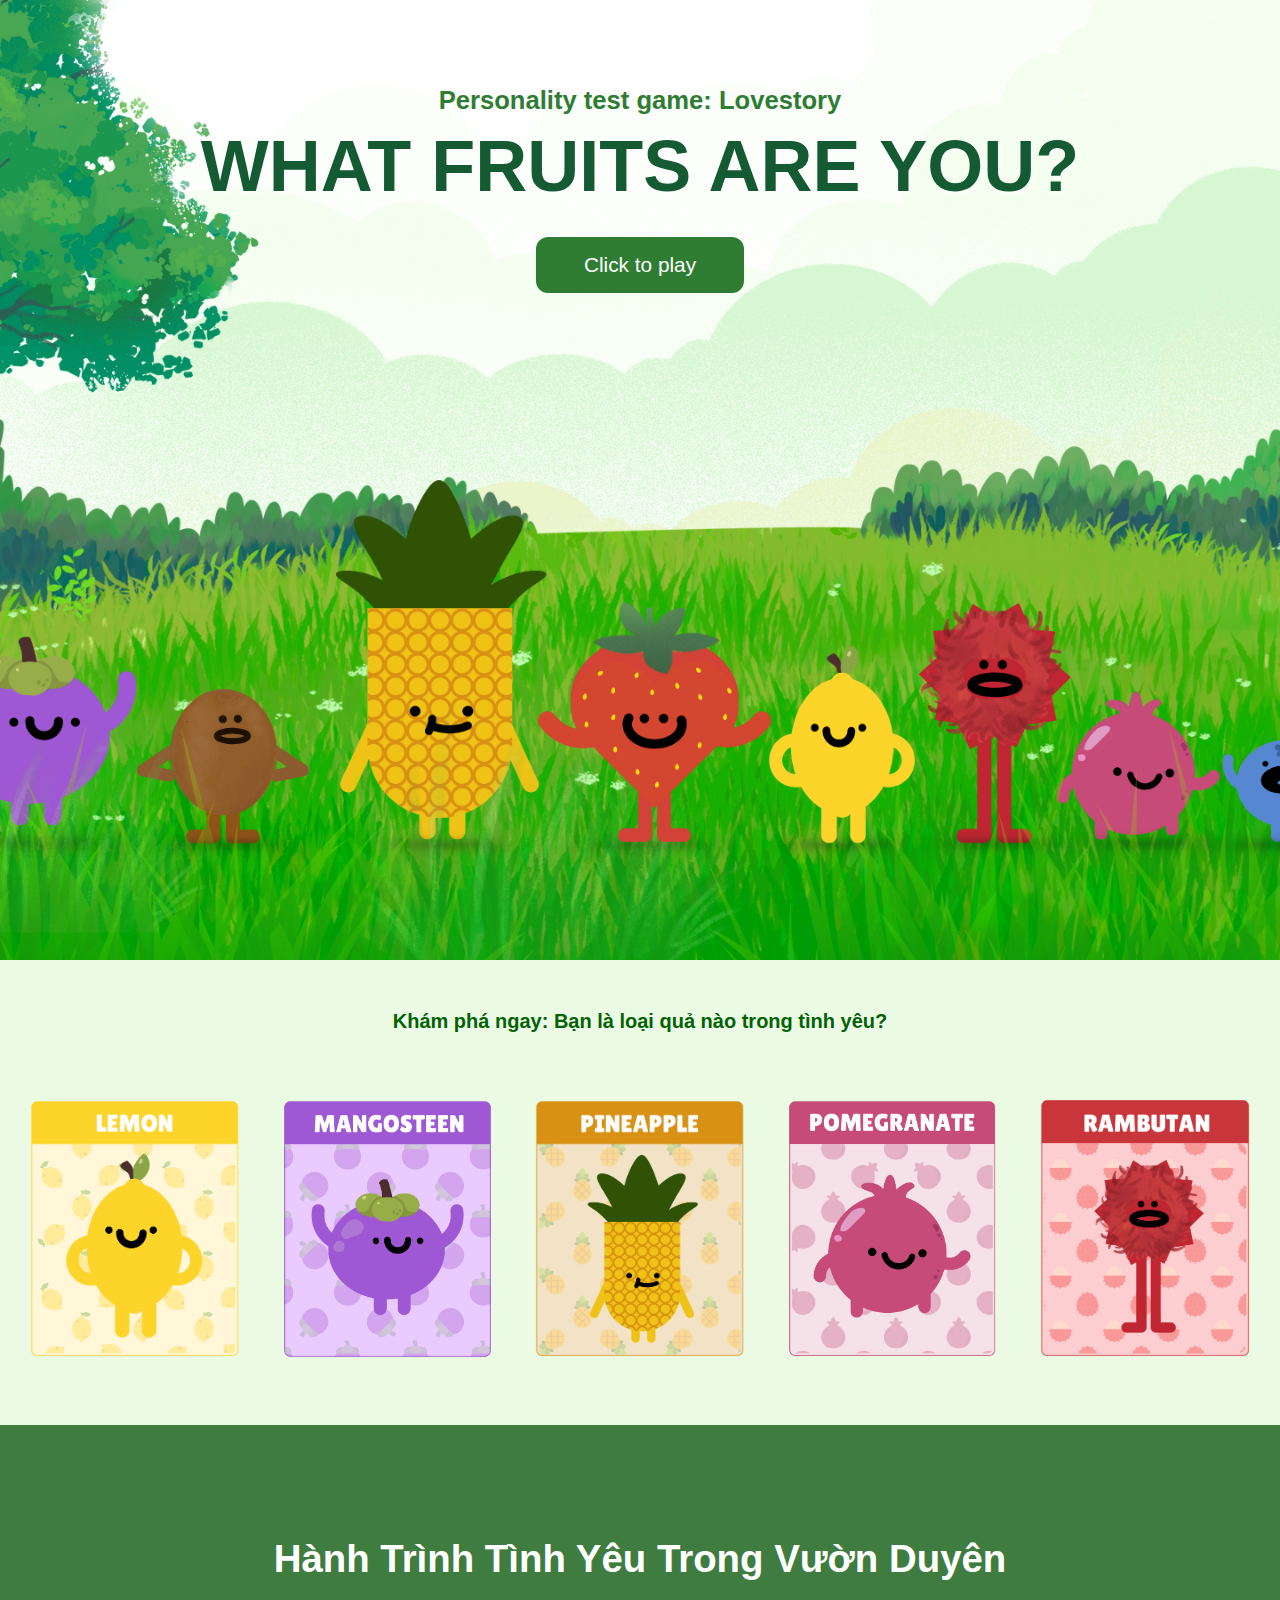
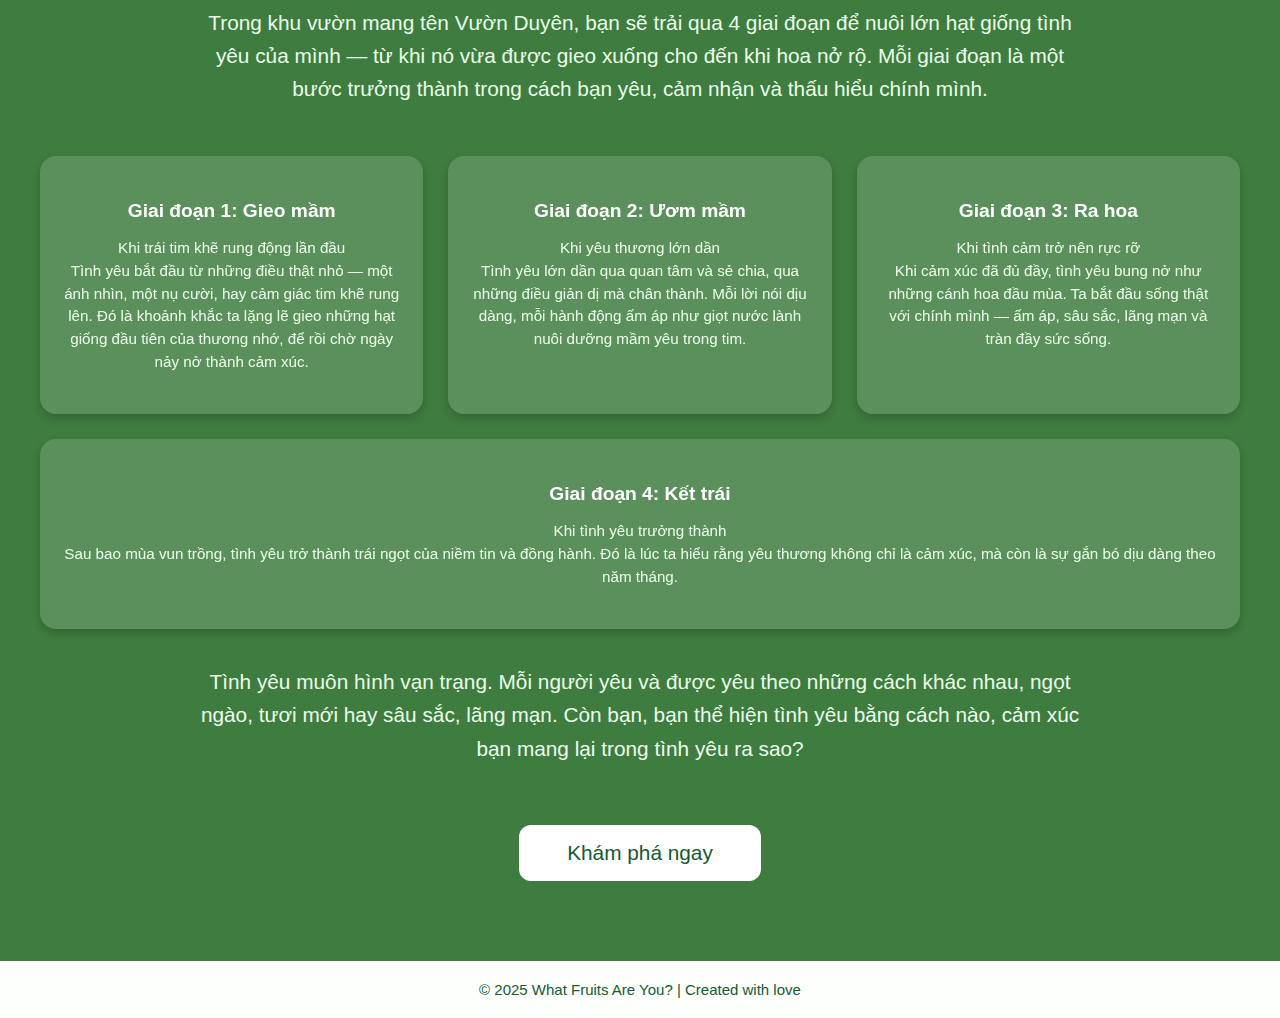
<file: index.html>
<!DOCTYPE html>
<html lang="en">
<head>
  <meta charset="UTF-8">
  <meta name="viewport" content="width=device-width, initial-scale=1.0">
  <title>What Fruits Are You?</title>
 <script async src="https://www.googletagmanager.com/gtag/js?id=G-GRTTDZBH15"></script> <script> window.dataLayer = window.dataLayer || []; function gtag(){dataLayer.push(arguments);} gtag('js', new Date()); gtag('config', 'G-GRTTDZBH15'); </script>
<script async src="https://www.googletagmanager.com/gtag/js?id=G-GRTTDZBH15"></script>
<script>
  window.dataLayer = window.dataLayer || [];
  function gtag(){dataLayer.push(arguments);}
  gtag('js', new Date());
  gtag('config', 'G-GRTTDZBH15');
</script>


<meta property="og:title" content="What Fruits Are You?" />
<meta property="og:description" content="Trò chơi vui: Bạn là loại trái cây nào? Chơi ngay để khám phá!" />
<meta property="og:image" content="https://vuthithanhhang2005.github.io/what-fruits-are-you/thumbnail.jpg" />
<meta property="og:url" content="https://vuthithanhhang2005.github.io/what-fruits-are-you/" />
<meta property="og:type" content="website" />


<meta name="twitter:card" content="summary_large_image" />
<meta name="twitter:title" content="What Fruits Are You?" />
<meta name="twitter:description" content="Trò chơi trắc nghiệm tính cách — Bạn là loại trái cây nào trong tình duyên?" />
<meta name="twitter:image" content="https://vuthithanhhang2005.github.io/what-fruits-are-you/thumbnail.jpg" />

  <style>
    :root {
      --green-dark: #145a32;
      --green-medium: #2e7d32;
      --green-light: #66bb6a;
    }

    body {
      margin: 0;
      font-family: 'Poppins', sans-serif;
      background-color: #eafae3;
      text-align: center;
      color: var(--green-dark);
      overflow-x: hidden;
    }

    header {
      position: relative;
      background: url('image/vuon_background.png') center center no-repeat;
      background-size: cover;
      width: 100%;
      height: 100vh;
      display: flex;
      flex-direction: column;
      justify-content: flex-start;
      align-items: center;
      padding-top: 60px;
    }

    header::after {
      content: '';
      position: absolute;
      top: 0;
      left: 0;
      width: 100%;
      height: 100%;
      background-color: transparent;
      z-index: 1;
    }

    header h1, header p, header a {
      position: relative;
      z-index: 2;
    }

    header p {
      font-size: clamp(1.1rem, 2vw, 1.8rem);
      font-weight: 600;
      color: var(--green-medium);
      text-shadow: 2px 2px 6px rgba(255,255,255,0.9);
      margin-bottom: 5px;
    }

    header h1 {
      font-size: clamp(2rem, 6vw, 4.5rem);
      color: var(--green-dark);
      margin-top: 5px;
      margin-bottom: 20px;
      text-shadow: 2px 2px 6px rgba(255,255,255,0.8);
    }

    .cta-button {
      display: inline-block;
      background-color: var(--green-medium);
      color: white;
      padding: clamp(10px, 2vw, 16px) clamp(24px, 5vw, 48px);
      font-size: clamp(0.9rem, 2vw, 1.3rem);
      border-radius: 12px;
      text-decoration: none;
      margin-top: 10px;
      transition: background-color 0.3s ease, transform 0.2s ease;
    }

    .cta-button:hover {
      background-color: #43a047;
      transform: scale(1.05);
    }

   
    .fruit-carousel {
      overflow: hidden;
      position: relative;
      width: 100%;
      background-color: transparent;
      padding: 60px 0;
      display: flex;
      justify-content: center;
      align-items: center;
    }
    .carousel-title {
  font-size: 20px;
  font-weight: 700;
  color: darkgreen;
  margin-top: 50px;
  margin-bottom: 0px;
  text-shadow: 1px 1px 4px rgba(255, 255, 255, 0.8);
}

    .fruit-track {
      display: flex;
      gap: 35px;
      animation: scrollFruit 24s linear infinite;
      width: max-content;
    }

    .fruit-track img {
      width: clamp(140px, 17vw, 230px); 
      height: auto;
      border-radius: 15px;
      transition: none; 
      cursor: default;  
    }

 
    .fruit-track img:hover {
      transform: none;
      box-shadow: none;
    }

 
    .fruit-carousel:hover .fruit-track {
      animation-play-state: running;
    }

    @keyframes scrollFruit {
      from { transform: translateX(0); }
      to { transform: translateX(-50%); }
    }

    @media (max-width: 768px) {
      header {
        height: 100vh;
        background-size: cover;
        background-position: center;
        padding-top: 40px;
      }

      header h1 {
        font-size: clamp(1.5rem, 10vw, 4rem);
        line-height: 50px;
      }

      header p {
        font-size: clamp(1.5rem, 5vw, 2.8em);
      }

      .cta-button {
        font-size: clamp(1.8rem, 4vw, 2rem);
        margin-top: 30px;
        padding: 10px 28px;
      }
    }

 
.love-summary {
  background-color: rgb(63, 124, 63);
  color: #fff;
  width: 100%;
  padding: 80px 0;
}

.love-wrapper {
  max-width: 1200px;
  margin: 0 auto;
  padding: 0 40px;
  text-align: center;
}

.love-summary h2 {
  font-size: clamp(1.8rem, 3vw, 2.6rem);
  color: #fff;
  margin-bottom: 25px;
}

.love-summary .intro {
  font-size: clamp(1rem, 2vw, 1.3rem);
  line-height: 1.6;
  max-width: 900px;
  margin: 0 auto 50px;
  color: #eaffea;
}

.journey-container {
  display: flex;
  justify-content: space-between;
  flex-wrap: wrap;
  gap: 25px;
}

.stage {
  flex: 1 1 calc(25% - 25px);
  background-color: rgba(255, 255, 255, 0.15);
  border-radius: 16px;
  padding: 25px 20px;
  box-shadow: 0 4px 10px rgba(0,0,0,0.2);
  backdrop-filter: blur(4px);
  transition: transform 0.3s ease, background-color 0.3s ease;
}

.stage:hover {
  transform: translateY(-5px);
  background-color: rgba(255, 255, 255, 0.25);
}

.stage h3 {
  color: #fff;
  font-size: 1.2rem;
  margin-bottom: 12px;
}

.stage p {
  font-size: 0.95rem;
  color: #eaffea;
  line-height: 1.5;
}


.cta-container {
  margin-top: 50px;
}

.cta-container .cta-button {
  background-color: white;
}

.cta-container .cta-button:hover {
  background-color:white;
}


@media (max-width: 900px) {
  .journey-container {
    flex-direction: column;
  }

  .stage {
    flex: 1 1 100%;
  }
}


    footer {
      background-color: rgba(255, 255, 255, 0.9);
      padding: 5px;
      font-size: 15px;
      color: var(--green-dark);
    }
  </style>
</head>

<body>
  <header>
    <p>Personality test game: Lovestory</p>
    <h1><strong>WHAT FRUITS ARE YOU?</strong></h1>
    <a href="mở đầu.html" class="cta-button">Click to play</a>
  </header>

    <h2 class="carousel-title"> Khám phá ngay: Bạn là loại quả nào trong tình yêu?</h2>

  <section class="fruit-carousel">
    <div class="fruit-track">
      <img src="image/pomegranate_homepage.png" alt="Pomegranate">
      <img src="image/rambutan_homepage.png" alt="Rambutan">
      <img src="image/strawberry_homepage.png" alt="Strawberry">
      <img src="image/blueberry_homepage.png" alt="Blueberry">
      <img src="image/kiwi_homepage.png" alt="Kiwi">
      <img src="image/lemon_homepage.png" alt="Lemon">
      <img src="image/mangosteen_homepage.png" alt="Mangosteen">
      <img src="image/pineapple_homepage.png" alt="Pineapple">
      
      <img src="image/pomegranate_homepage.png" alt="Pomegranate">
      <img src="image/rambutan_homepage.png" alt="Rambutan">
      <img src="image/strawberry_homepage.png" alt="Strawberry">
      <img src="image/blueberry_homepage.png" alt="Blueberry">
     <img src="image/kiwi_homepage.png" alt="Kiwi">
      <img src="image/lemon_homepage.png" alt="Lemon">
      <img src="image/mangosteen_homepage.png" alt="Mangosteen">
      <img src="image/pineapple_homepage.png" alt="Pineapple">
            <img src="image/pomegranate_homepage.png" alt="Pomegranate">
      <img src="image/rambutan_homepage.png" alt="Rambutan">
      <img src="image/strawberry_homepage.png" alt="Strawberry">
      <img src="image/blueberry_homepage.png" alt="Blueberry">
     <img src="image/kiwi_homepage.png" alt="Kiwi">
      <img src="image/lemon_homepage.png" alt="Lemon">
      <img src="image/mangosteen_homepage.png" alt="Mangosteen">
      <img src="image/pineapple_homepage.png" alt="Pineapple">
       <img src="image/rambutan_homepage.png" alt="Rambutan">
      <img src="image/strawberry_homepage.png" alt="Strawberry">
      <img src="image/blueberry_homepage.png" alt="Blueberry">
     <img src="image/kiwi_homepage.png" alt="Kiwi">
      <img src="image/lemon_homepage.png" alt="Lemon">
      <img src="image/mangosteen_homepage.png" alt="Mangosteen">
      <img src="image/pineapple_homepage.png" alt="Pineapple">
    </div>
  </section>

  <section class="love-summary">
  <div class="love-wrapper">
    <h2> Hành Trình Tình Yêu Trong Vườn Duyên</h2>
    <p class="intro">
      Trong khu vườn mang tên Vườn Duyên, bạn sẽ trải qua 4 giai đoạn để nuôi lớn hạt giống tình yêu của mình —
      từ khi nó vừa được gieo xuống cho đến khi hoa nở rộ. Mỗi giai đoạn là một bước trưởng thành
      trong cách bạn yêu, cảm nhận và thấu hiểu chính mình.
    </p>

    <div class="journey-container">
      <div class="stage">
        <h3> Giai đoạn 1: Gieo mầm </h3>
        <p> Khi trái tim khẽ rung động lần đầu  <br>Tình yêu bắt đầu từ những điều thật nhỏ — một ánh nhìn, một nụ cười, hay cảm giác tim khẽ rung lên.
Đó là khoảnh khắc ta lặng lẽ gieo những hạt giống đầu tiên của thương nhớ, để rồi chờ ngày nảy nở thành cảm xúc.
       </p>
      </div>

      <div class="stage">
        <h3> Giai đoạn 2: Ươm mầm </h3>
        <p> Khi yêu thương lớn dần <br> Tình yêu lớn dần qua quan tâm và sẻ chia, qua những điều giản dị mà chân thành.
Mỗi lời nói dịu dàng, mỗi hành động ấm áp như giọt nước lành nuôi dưỡng mầm yêu trong tim.</p>
      </div>

      <div class="stage">
        <h3> Giai đoạn 3: Ra hoa </h3>
        <p> Khi tình cảm trở nên rực rỡ <br> Khi cảm xúc đã đủ đầy, tình yêu bung nở như những cánh hoa đầu mùa.
Ta bắt đầu sống thật với chính mình — ấm áp, sâu sắc, lãng mạn và tràn đầy sức sống.</p>
      </div>

      <div class="stage">
        <h3> Giai đoạn 4: Kết trái</h3>
        <p> Khi tình yêu trưởng thành <br> Sau bao mùa vun trồng, tình yêu trở thành trái ngọt của niềm tin và đồng hành.
Đó là lúc ta hiểu rằng yêu thương không chỉ là cảm xúc, mà còn là sự gắn bó dịu dàng theo năm tháng.</p>
      </div>
    </div>
    <br><br>
 <p class="intro">
      Tình yêu muôn hình vạn trạng. Mỗi người yêu và được yêu theo những cách khác nhau, ngọt ngào, tươi mới hay sâu sắc, lãng mạn. Còn bạn, bạn thể hiện tình yêu bằng cách nào, cảm xúc bạn mang lại trong tình yêu ra sao? 
    </p>

    <div class="cta-container">
      <a href="mở đầu.html" class="cta-button" style="color:#145a32"> Khám phá ngay</a>
    </div>
  </div>
</section>


  <footer>
    <p>© 2025 What Fruits Are You? | Created with love </p>
  </footer>
</body>
</html>
</file>
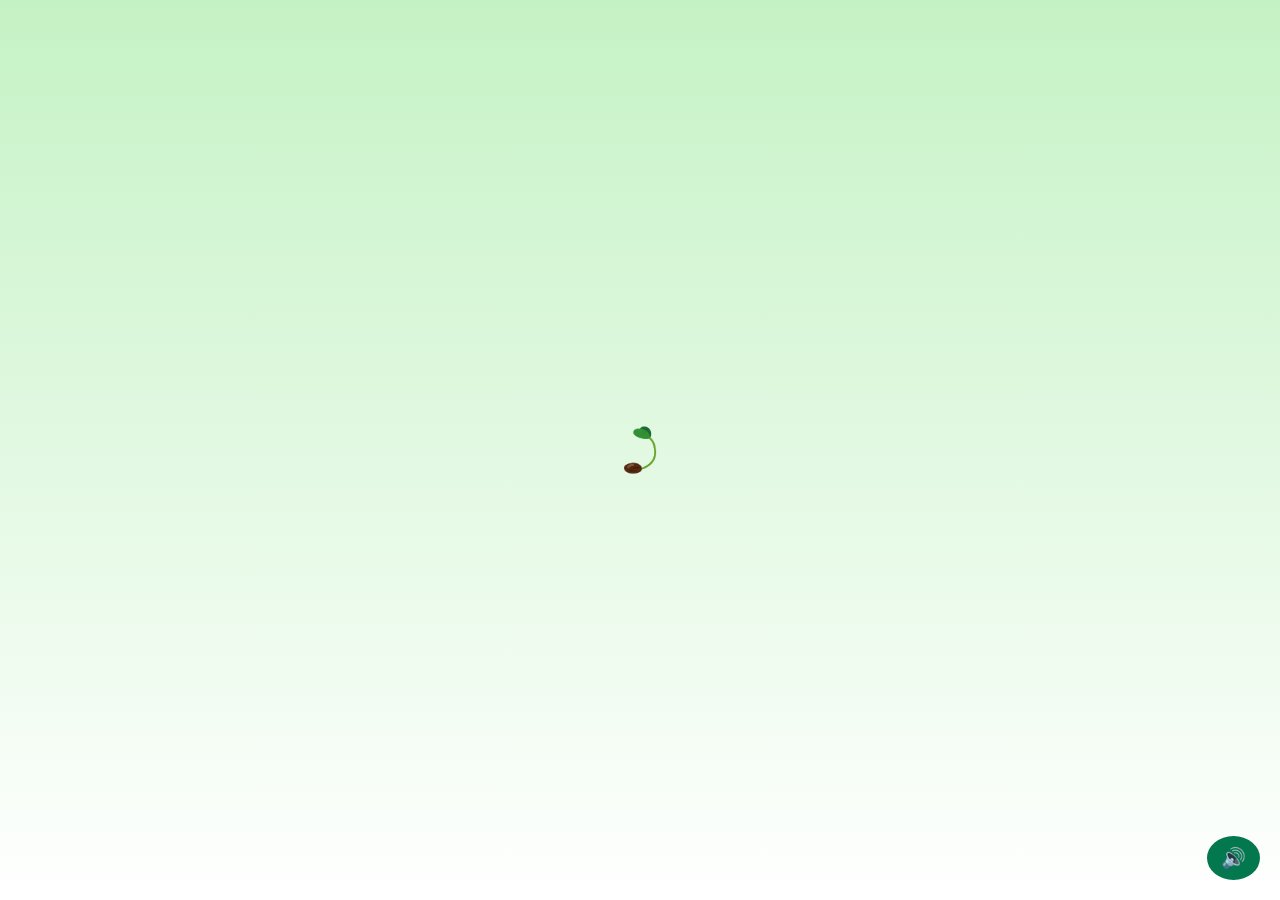
<file: câu hỏi.html>
<!DOCTYPE html>
<html lang="vi">
<head>
  <meta charset="utf-8" />
  <meta name="viewport" content="width=device-width,initial-scale=1" />
  <title>Love Quiz - 12 câu</title>
  <style>
    * { box-sizing: border-box; margin:0; padding:0; font-family: "Segoe UI", Roboto, Arial, sans-serif; }
    html,body { width:100%; height:100%; overflow:hidden; }

    .quiz-container {
      position: relative;
      width: 100%;
      height: 100vh;
      background-size: cover;
      background-position: center;
      display: flex;
      align-items: center;
      justify-content: center;
      transition: background-image 0.8s ease;
    }

    .progress-bar {
      position: absolute;
      top: 22px;
      left: 0;
      width: 100%;
      height: 6px;
      background: rgba(255,255,255,0.35);
      border-radius: 6px;
      overflow: hidden;
    }
    .progress { height:100%; background:#1f8b57; width:0%; transition: width 400ms ease; }

    .question-box {
      position: relative;
      z-index: 2;
      width: min(880px, 86%);
      padding: 28px;
      border-radius: 18px;
      background: rgba(11, 88, 49, 0.72);
      color: white;
      text-align: center;
      backdrop-filter: blur(6px);
      box-shadow: 0 6px 18px rgba(0,0,0,0.18);
      transition: opacity 300ms ease, transform 300ms ease;
    }
    .question { font-size: 22px; font-weight:700; line-height:1.25; margin-bottom:18px; }

    .answers { display:flex; flex-direction:column; gap:12px; margin-top:6px; }
    .answers button {
      background: rgba(255,255,255,0.95);
      color: #222;
      border: none;
      padding: 12px 16px;
      border-radius: 12px;
      font-size: 16px;
      cursor: pointer;
      box-shadow: 0 2px 6px rgba(0,0,0,0.08);
      transition: transform 160ms ease, background 160ms;
      text-align: left;
    }
    .answers button:hover { transform: translateY(-3px); background: #e7f6eb; }
    .answers button:active { transform: translateY(0); }

    .loading-overlay {
      position: absolute;
      inset: 0;
      z-index: 30;
      display:flex;
      align-items:center;
      justify-content:center;
      background: linear-gradient(to bottom, #c5f2c5, #fff);
      opacity:0;
      transition: opacity 300ms ease;
      pointer-events: none;
      height: 100%;
    }
    .loading-overlay.show { opacity:1; pointer-events:auto; }

    .seed {
      width: 50px;
      height: auto;
      animation: spinGrow 3s ease-in-out forwards;
    }

    @keyframes spinGrow {
      0% { transform: scale(0.8) rotate(0deg); opacity: 0; }
      30% { opacity: 1; }
      100% { transform: scale(1.1) rotate(360deg); opacity: 1; }
    }

    #endScreen {
      position: fixed;
      inset: 0;
      background:linear-gradient(to bottom, #e8f8e8, #fff);
      display: flex;
      flex-direction: column;
      justify-content: center;
      align-items: center;
      text-align: center;
      z-index: 999;
      transition: opacity .6s ease;
      opacity: 0;
      pointer-events: none;
    }
    #endScreen.show {
      opacity: 1;
      pointer-events: auto;
    }
    #endScreen h2 {
      font-size: 1.8rem;
      color: #03784f;
      margin-bottom: 20px;
      font-weight: 700;
    }
    #seeResultBtn {
      background: #03784f;
      color: #fff;
      border: none;
      padding: 14px 24px;
      border-radius: 12px;
      font-size: 1rem;
      font-weight: 700;
      cursor: pointer;
      transition: transform .2s ease, background .2s ease;
    }
    #seeResultBtn:hover {
      background: #03784f;
      transform: scale(1.05);
    }

    @media (max-width:600px) {
      .question { font-size:18px; }
      .answers button { font-size:15px; padding:10px 12px; }
    }

    #music-toggle {
      position: fixed;
      bottom: 20px;
      right: 20px;
      z-index: 9999;
      background-color: #03784f;
      color: white;
      border: none;
      border-radius: 50%;
      padding: 10px 14px;
      font-size: 20px;
      cursor: pointer;
      display: block;
    }
  </style>
</head>
<body>

  <div class="quiz-container" id="quiz">
    <div class="progress-bar"><div class="progress" id="progress"></div></div>

    <div class="question-box" id="questionBox">
      <div class="question" id="questionText"></div>
      <div class="answers" id="answerButtons"></div>
    </div>

    <div class="loading-overlay" id="loadingOverlay" aria-hidden="true">
      <img src="nảy mầm.png" alt="Chuyển cảnh" class="seed" id="seedImg">
    </div>
  </div>

  <div id="endScreen">
    <img src="wfru.png" alt="nhân vật" class="icon" style ="width: 90px; height: auto;">
    <h2>Bạn là ai trong tình duyên?</h2>
    <button id="seeResultBtn">Bấm để nhận kết quả</button>
  </div>

  <button id="music-toggle">🔊</button>
  <audio id="bgMusic" src="piano.mp3" loop preload="auto"></audio>
  <audio id="clickSound" src="click.mp3" preload="auto"></audio>

  <script>
    const questions = [
      { q: "Khi bạn bắt đầu thích một người, bạn sẽ:", a: ["Lùi lại một bước để thấy người ấy rõ hơn","Đợi chờ và manifest tín hiệu của đối phương","Ngay lập tức chủ động làm quen","Up story, up note thu hút sự chú ý của đối phương"], bg:"images/background1.png" },
      { q: "Bạn nghĩ về tình yêu như thế nào?", a:["Tình yêu là cần thời gian vun đắp, mưa dầm thấm lâu","Tình yêu là sự lựa chọn, không phải điều bắt buộc","Không có quan niệm cụ thể về tình yêu","Tình yêu là định mệnh ta sinh ra dành cho nhau"], bg:"images/background1.png" },
      { q: "Điều gì ở crush khiến bạn bị thu hút nhất?", a:["Cách nói chuyện và mindset","Ánh mắt và cử chỉ","Nụ cười và sự ngọt ngào","Sự tự tin và năng lượng"], bg:"images/background1.png" },
      { q: "Khi người yêu bạn stress, bạn sẽ làm gì đầu tiên để giúp đỡ bạn ấy?", a:["Phân tích và cố gắng đưa ra lời khuyên hữu ích giúp người yêu","Dành cho họ không gian riêng để bình tĩnh và giải quyết vấn đề của họ","Pha trò vui, tạo tiếng cường nhằm kéo mood người yêu lên","Ôm họ vào lòng, an ủi bằng những lời động viên tâm tình"], bg:"images/background2.png" },
      { q: "Bạn thích thể hiện tình cảm qua phương thức nào?", a:["Dành cho đối phương nhiều thời gian bên nhau","Lên kế hoạch cho những buổi hẹn hò lãng mạn và tặng quà bất ngờ cho đối phương","Hành động quan tâm, chăm sóc đối phương tỉ mỉ, chân tình","Nhắn gửi những lời ngọt ngào, dễ thương"], bg:"images/background2.png" },
      { q: "Điều khiến bạn yên tâm nhất trong tình yêu?", a:["Một mối quan hệ ổn định, có định hướng rõ ràng cho tương lai","Cùng nhau khám phá, trải nghiệm những điều mới mẻ và khác biệt","Cảm giác được thấu hiểu và lắng nghe thật sự từ đối phương.","Luôn được quan tâm, hỏi han và cảm nhận sự yêu thương mỗi ngày."], bg:"images/background2.png" },
      { q: "Bạn cảm nhận vai trò của bạn thường là:", a:["Người cân bằng, vừa cương vừa nhu, giữ sự hài hòa cho mối tình"," Người luôn lắng nghe, thấu hiểu đối phương","Người luôn tìm kiếm các hoạt động bonding mới, tạo thêm kỉ niệm đáng nhớ giữa 2 người","Người truyền năng lượng tích cực, vui vẻ cho đối phương"], bg:"images/background3.png" },
      { q: "Khi mối quan hệ có mâu thuẫn, tranh cãi, bạn sẽ là gì?", a:["Phân tích cho đối phương vấn đề dưới góc nhìn của bạn một cách logic","Giữ im lặng, đợi chờ đối phương mở lời trước","Nói thẳng hết suy nghĩ, cảm xúc ngay lập tức","Đùa giỡn cho không khí hạ nhiệt, hai người bình tĩnh hơn rồi nói chuyện"], bg:"images/background3.png" },
      { q: "Bạn ngưỡng mộ chuyện tình như thế nào nhất?", a:["Mối tình bền lâu 10 năm, 20 năm... đến đầu bạc răng long","Chuyện tình sâu lắng, say đắm, nhiều cảm xúc","Chuyện tình nồng nhiệt, cháy bỏng như cả thế giới chỉ có đôi mình","Mối tình mà cả hai người cùng nhau trưởng thành, cùng khám phá thế giới"], bg:"images/background3.png" },
      { q: "Điều quan trọng nhất với bạn để xây dựng mối tình là", a:["Sự đồng hành","Niềm vui và sự mới mẻ","Chia sẻ mọi điều"," Sự tin tưởng"], bg:"images/background4.png" },
      { q: "Khi tình yêu đã bền vững, bạn thường:", a:["Không làm gì xa lạ, giữ mối quan hệ ổn định, êm đềm như mái ấm an toàn","Chia sẻ, deeptalk để kết nối tâm hồn ngày càng bền chặt","Duy trì ngọt ngào, lãng mạn như thuở mới quen","Tìm và tạo bất ngờ, niềm vui, làm mới tình yêu mỗi ngày"], bg:"images/background4.png" },
      { q: "Nếu bạn nhận thấy giữa 2 người có khoảng cách, bạn sẽ:", a:["Thẳng thắn nói chuyện, tìm hiểu nguyên nhân để giải quyết","Tự thay đổi bản thân để phù hợp với người ấy","Dành thời gian quan tâm, chăm sóc người yêu nhiều hơn","Gợi chuyện vui, chuyện mới để thu hẹp sự xa cách"], bg:"images/background4.png" }
    ];

    const quiz = document.getElementById('quiz');
    const questionBox = document.getElementById('questionBox');
    const questionText = document.getElementById('questionText');
    const answerButtons = document.getElementById('answerButtons');
    const progressBar = document.getElementById('progress');
    const loadingOverlay = document.getElementById('loadingOverlay');
    const seedImg = document.getElementById('seedImg');
    const endScreen = document.getElementById('endScreen');
    const seeResultBtn = document.getElementById('seeResultBtn');
    const clickSound = document.getElementById('clickSound');
    const bgMusic = document.getElementById('bgMusic');
    const toggleBtn = document.getElementById('music-toggle');

    let index = 0;
    const TOTAL = questions.length;
    const answers = [];
    const TRANSITION_IMAGES = { 0:"nảy mầm.png", 3:"mặt trời.png", 6:"hoa.png", 9:"fruit.png" };

    function preloadImage(url) { const img = new Image(); img.src = url; }
    function playClick() { clickSound.currentTime = 0; clickSound.play().catch(()=>{}); }

    function showQuestion(i) {
      const item = questions[i];
      quiz.style.backgroundImage = `url('${item.bg}')`;
      questionText.textContent = item.q;
      answerButtons.innerHTML = '';
      item.a.forEach((txt, idx) => {
        const b = document.createElement('button');
        b.textContent = txt;
        b.onclick = () => {
          playClick();
          answers.push(idx); // hash chuỗi sẽ dùng các số 0-3
          Array.from(answerButtons.children).forEach(el => el.disabled = true);
          next();
        };
        answerButtons.appendChild(b);
      });
      progressBar.style.width = `${((i + 1) / TOTAL) * 100}%`;
      if (questions[i + 1]) preloadImage(questions[i + 1].bg);
    }

    function showSprout(callback, imgSrc, nextBg = null) {
      if (nextBg) quiz.style.backgroundImage = `url('${nextBg}')`;
      seedImg.src = imgSrc;
      seedImg.style.animation = "none";
      void seedImg.offsetWidth;
      seedImg.style.animation = "spinGrow 3s ease-in-out forwards";
      loadingOverlay.classList.add('show');
      setTimeout(() => {
        loadingOverlay.classList.remove('show');
        callback();
      }, 3500);
    }

    function next() {
      index++;
      if (index >= TOTAL) return showEnd();
      const nextBg = questions[index].bg;
      if (TRANSITION_IMAGES[index]) showSprout(() => showQuestion(index), TRANSITION_IMAGES[index], nextBg);
      else showQuestion(index);
    }

    // ✅ HASH CHUỖI CÁCH 1
    function getResultFromAnswers() {
      const answerStr = answers.join('');
      let hash = 0;
      for (let i = 0; i < answerStr.length; i++) {
        hash = (hash * 31 + answerStr.charCodeAt(i)) % 1000000007;
      }
      const fruits = ["mangosteen","rambutan","pomegranate","lemon","blueberry","pineapple","strawberry","kiwi"];
      const mod = hash % fruits.length;
      return fruits[mod];
    }

    function showEnd() {
      quiz.style.backgroundImage = `url('images/20.jpg')`;
      questionBox.style.display = "none";
      progressBar.style.width = '100%';
      setTimeout(() => { endScreen.classList.add('show'); }, 600);
    }

    seeResultBtn.onclick = () => {
      playClick();
      const resultType = getResultFromAnswers();
      window.location.href = `kết quả.html?type=${resultType}`;
    };

    preloadImage(questions[0].bg);
    showSprout(() => showQuestion(index), "nảy mầm.png", questions[0].bg);

    // nhạc
    bgMusic.volume = 0.3;
    let started = false;
    function startMusic() {
      if (!started) {
        started = true;
        bgMusic.play().catch(()=>{});
      }
    }
    document.addEventListener("click", startMusic, { once: true });
    document.addEventListener("touchstart", startMusic, { once: true });

    toggleBtn.addEventListener("click", () => {
      playClick();
      if (bgMusic.paused) {
        bgMusic.play();
        toggleBtn.textContent = "🔊";
      } else {
        bgMusic.pause();
        toggleBtn.textContent = "🔇";
      }
    });
  </script>
</body>
</html>
</file>
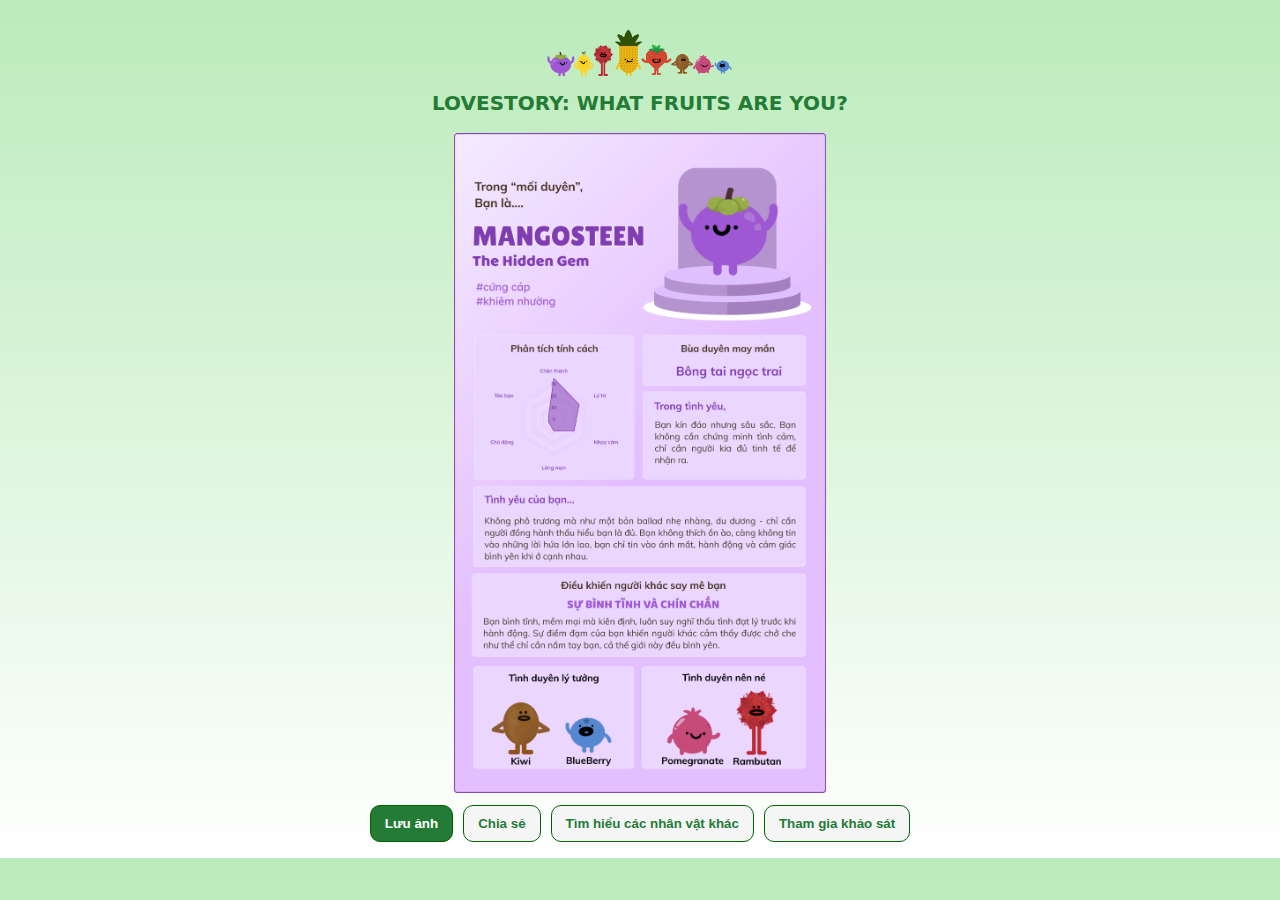
<file: kết quả.html>
<!DOCTYPE html>
<html lang="vi">
<head>
<meta charset="utf-8">
<meta name="viewport" content="width=device-width,initial-scale=1,viewport-fit=cover">
<title>Love Fruit — Kết quả</title>
<link rel="stylesheet" href="chung.css">
<style>
  body {
    margin: 0;
    font-family: system-ui, -apple-system, Segoe UI, Roboto, Arial;
    background: linear-gradient(to bottom, rgb(187, 235, 187), #fff);
    color: #111;
    height: 100%;
  }

  .wrap {
    max-width: 1200px;
    margin: 0 auto;
    padding: 16px;
    display: flex;
    flex-direction: column;
    gap: 12px;
    align-items: center;
  }

  .topbar {
    display: flex;
    gap: 8px;
    align-items: center;
    justify-content: flex-start;
    width: 100%;
  }

  .back {
    display: none;
    align-items: center;
    gap: 6px;
    border: 1px solid rgba(0, 0, 0, .1);
    background: #f5f5f5;
    color: #111;
    padding: 8px 12px;
    border-radius: 10px;
    font-weight: 700;
    cursor: pointer;
  }

  .back.show {
    display: inline-flex;
  }

  .slug { display: none; }

  .frame {
    border: none;
    border-radius: 14px;
    padding: 0;
    width: 100%;
    max-width: 900px;
    display: flex;
    flex-direction: column;
    align-items: center;
  }

  #resultImg {
    max-height: calc(100vh - 240px);
    max-width: 100%;
    object-fit: contain;
    display: block;
    border: none;
  }

  .label {
    font-size: 22px;
    font-weight: 700;
    color: #1f8b57;
    text-align: center;
    margin-bottom: 6px;
  }

  .actions {
    display: flex;
    gap: 10px;
    flex-wrap: wrap;
    justify-content: center;
  }

  button {
    appearance: none;
    cursor: pointer;
    border: 1px solid darkgreen;
    background: #237b36;
    color: #fff;
    padding: 10px 14px;
    border-radius: 10px;
    font-weight: 700;
  }

  button.light {
    background: #f5f5f5;
    color: #237b36;
  }

  .modal {
    position: fixed;
    inset: 0;
    display: none;
    place-items: center;
    background: rgba(0, 0, 0, .35);
  }

  .modal.show {
    display: grid;
  }

  .sheet {
    background: #fff;
    color: #111;
    width: min(92vw, 520px);
    border-radius: 14px;
    border: 1px solid rgba(0, 0, 0, .1);
    padding: 16px;
  }

  .sheet h3 {
    margin: 0 0 10px;
  }

  .row {
    border: 1px solid rgba(0, 0, 0, .1);
    border-radius: 10px;
    padding: 8px 12px;
    margin: 6px 0;
  }

  .pill {
    display: inline-block;
    margin: 4px 6px 0 0;
    padding: 6px 10px;
    border-radius: 999px;
    font-size: 13px;
    cursor: pointer;
  }

  .pill.ok {
    background: #eafff3;
    border: 1px solid #86efac;
  }

  .pill.no {
    background: #fff0f2;
    border: 1px solid #fda4af;
  }

  .pill.other {
    background: #f0f7ff;
    border: 1px solid #93c5fd;
  }

  .close {
    margin-top: 12px;
    background: #f5f5f5;
    color: #111;
    width: 100%;
  }

  @media(max-width:480px) {
    button {
      flex: 1;
    }
    .label {
      font-size: 18px;
    }
  }
</style>
</head>

<body>
<main class="wrap">
  <div class="topbar">
    <button id="backBtn" class="back">↩ Quay lại kết quả của tôi</button>
    <div class="slug" id="slugText"></div>
  </div>

  <img src="ảnh kết quả.png" alt="Các loại quả" style="height: 50px; width: auto; margin-bottom: 0px; margin-top: 0px;"/>
  <div id="resultLabel" class="label" style="display:none;">
    <strong><h style="font-size: 20px; margin-top: 0px; margin-bottom: 0px; color:#237b36; "> LOVESTORY: WHAT FRUITS ARE YOU?</strong></h>
  </div>

  <div class="frame">
    <img id="resultImg" alt="Kết quả tình duyên">
  </div>

  <div class="actions">
    <button id="saveBtn">Lưu ảnh</button>
    <button id="shareBtn" class="light">Chia sẻ</button>
    <button id="compatBtn" class="light">Tìm hiểu các nhân vật khác</button>
    <!-- ✅ Nút mới được thêm vào đây -->
    <button id="surveyBtn" class="light">Tham gia khảo sát</button>
  </div>
</main>

<div class="modal" id="compatModal">
  <div class="sheet">
    <h3 id="titleModal">Tương thích</h3>
    <div class="row">
      <strong>Bạn phù hợp với</strong>
      <div id="okList"></div>
    </div>
    <div class="row">
      <strong>Bạn không phù hợp với</strong>
      <div id="noList"></div>
    </div>
    <div class="row">
      <strong>Các nhân vật khác</strong>
      <div id="otherList"></div>
    </div>
    <button class="close" id="closeModal">Đóng</button>
  </div>
</div>

<script>
const fruits = {
  mangosteen:{slug:"mangosteen",image:"./images/mangosteen.png",compat:["Kiwi","Blueberry"],avoid:["Lemon"]},
  rambutan:{slug:"rambutan",image:"./images/rambutan.png",compat:["Strawberry","Pomegranate"],avoid:["Blueberry"]},
  pomegranate:{slug:"pomegranate",image:"./images/pomegranate.png",compat:["Mangosteen","Blueberry"],avoid:["Rambutan"]},
  lemon:{slug:"lemon",image:"./images/lemon.png",compat:["Strawberry","Rambutan"],avoid:["Mangosteen","Kiwi"]},
  blueberry:{slug:"blueberry",image:"./images/blueberry.png",compat:["Mangosteen","Pomegranate"],avoid:["Rambutan","Strawberry"]},
  pineapple:{slug:"pineapple",image:"./images/pineapple.png",compat:["Mangosteen","Strawberry"],avoid:["Lemon"]},
  strawberry:{slug:"strawberry",image:"./images/strawberry.png",compat:["Kiwi","Rambutan"],avoid:["Blueberry","Pomegranate"]},
  kiwi:{slug:"kiwi",image:"./images/kiwi.png",compat:["Strawberry","Mangosteen"],avoid:["Lemon"]}
};

const $ = q => document.querySelector(q);
let current;
let myType;

function loadFruit(key){
  const k = (key||'').toLowerCase();
  current = fruits[k] || fruits.mangosteen;
  $('#resultImg').src = current.image;
  $('#resultImg').alt = current.slug;
  document.title = `${current.slug} — Love Fruit`;

  $('#resultLabel').style.display = (current.slug === myType) ? 'block' : 'none';
  $('#backBtn').classList.toggle('show', current.slug !== myType);
}

(function init(){
  const url = new URL(location.href);
  let t = url.searchParams.get('type');
  if (!t || !fruits[t.toLowerCase()]) t = 'mangosteen';
  myType = t.toLowerCase();
  loadFruit(t);
  history.replaceState({type:t}, '', `?type=${t}`);
})();

window.addEventListener('popstate', e=>{
  const t = (e.state && e.state.type) || new URL(location.href).searchParams.get('type');
  loadFruit(t);
});

$('#backBtn').addEventListener('click', ()=>{
  const t = myType;
  history.pushState({type:t}, '', `?type=${t}`);
  loadFruit(t);
});

$('#saveBtn').onclick = async ()=>{
  const res = await fetch(current.image); const blob = await res.blob();
  const url = URL.createObjectURL(blob);
  const a = document.createElement('a'); a.href = url; a.download = `${current.slug}.png`;
  document.body.appendChild(a); a.click(); a.remove(); URL.revokeObjectURL(url);
};

$('#shareBtn').onclick = async ()=>{
  const res = await fetch(current.image); const blob = await res.blob();
  if (navigator.canShare && window.File){
    const file = new File([blob], `${current.slug}.png`, {type:'image/png'});
    const data = { files:[file], title:'Love Fruit' };
    if (navigator.canShare(data)) { await navigator.share(data); return; }
  }
  alert('Thiết bị không hỗ trợ chia sẻ trực tiếp. Ảnh sẽ được tải về.');
  const url = URL.createObjectURL(blob);
  const a = document.createElement('a'); a.href = url; a.download = `${current.slug}.png`;
  document.body.appendChild(a); a.click(); a.remove(); URL.revokeObjectURL(url);
};

const modal = $('#compatModal');
$('#compatBtn').onclick = ()=>{
  $('#titleModal').textContent = `Tương thích của ${current.slug[0].toUpperCase()+current.slug.slice(1)}`;
  const build = (arr, cls) => arr.map(name=>{
    const k = name.toLowerCase();
    const valid = !!fruits[k];
    return `<span class="pill ${cls}" ${valid ? `data-type="${k}"` : ""}>${name}</span>`;
  }).join('');

  const allKeys = Object.keys(fruits);
  const compat = current.compat.map(v=>v.toLowerCase());
  const avoid = current.avoid.map(v=>v.toLowerCase());
  const others = allKeys.filter(k => !compat.includes(k) && !avoid.includes(k) && k !== current.slug.toLowerCase());

  $('#okList').innerHTML = build(current.compat, 'ok');
  $('#noList').innerHTML = build(current.avoid, 'no');
  $('#otherList').innerHTML = build(others.map(k=>k[0].toUpperCase()+k.slice(1)), 'other');

  modal.classList.add('show');
};

$('#closeModal').onclick = ()=> modal.classList.remove('show');
modal.addEventListener('click', e=>{
  if (e.target === modal) modal.classList.remove('show');
  const pill = e.target.closest('.pill[data-type]');
  if (pill){
    const t = pill.dataset.type;
    modal.classList.remove('show');
    history.pushState({type:t}, '', `?type=${t}`);
    loadFruit(t);
  }
});

/* ✅ Sự kiện cho nút khảo sát */
$('#surveyBtn').onclick = ()=>{
  window.open('https://docs.google.com/forms/d/e/1FAIpQLSeKBkRiwRAsZm68SBEvpPFNEm4IlQCTFGD_WpTgJQJY4H8wsQ/viewform', '_blank');
};
</script>
</body>
</html>
</file>
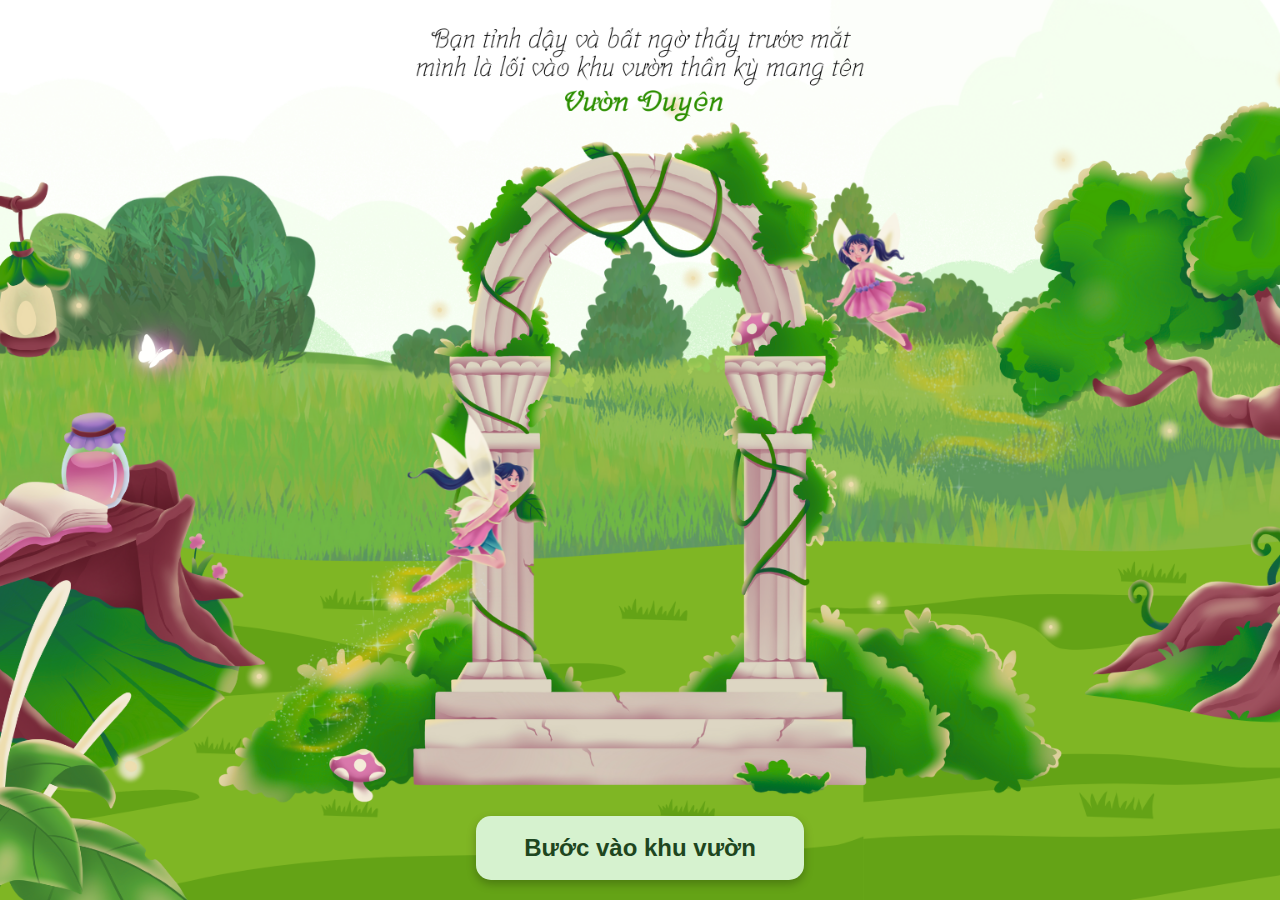
<file: mở đầu.html>
<!DOCTYPE html>
<html lang="vi">
<head>
  <meta charset="UTF-8">
  <meta name="viewport" content="width=device-width, initial-scale=1.0">
  <title>Vườn Duyên</title>
  <style>
    * {
      margin: 0;
      padding: 0;
      box-sizing: border-box;
    }

    body {
      height: 100vh;
      width: 100vw;
      background: url("slide 2.png") center center no-repeat;
      background-size: contain; 
      background-color: #e8f8e8;
      display: flex;
      justify-content: center;
      align-items: flex-end;
      overflow: hidden;
      transition: background-size 0.4s ease, background-position 0.4s ease;
    }

    .enter-button {
      background-color: #d6f2cf;
      color: #1e4620;
      border: none;
      border-radius: 15px;
      padding: 18px 48px;
      font-size: clamp(1rem, 2vw, 1.5rem);
      font-weight: 600;
      margin-bottom: 20px;
      cursor: pointer;
      box-shadow: 0 4px 10px rgba(0, 0, 0, 0.25);
      transition: all 0.3s ease;
    }

    .enter-button:hover {
      background-color: #bce8b5;
      transform: scale(1.05);
    }

   
    @media (min-width: 1024px) {
      body {
        background-size: cover;
        background-position: top center; 
      }
    }

    @media (max-width: 1024px) {
      body {
        background-position: center center;
        background-size: cover;
      }

      .enter-button {
        margin-bottom: 50px;
        padding: 14px 36px;
        font-size: 1.2rem;
      }
    }

  </style>
</head>
<body>

  <button class="enter-button" onclick="location.href='ấn vào để chơi.html'">
    Bước vào khu vườn
  </button>

</body>
</html>
</file>
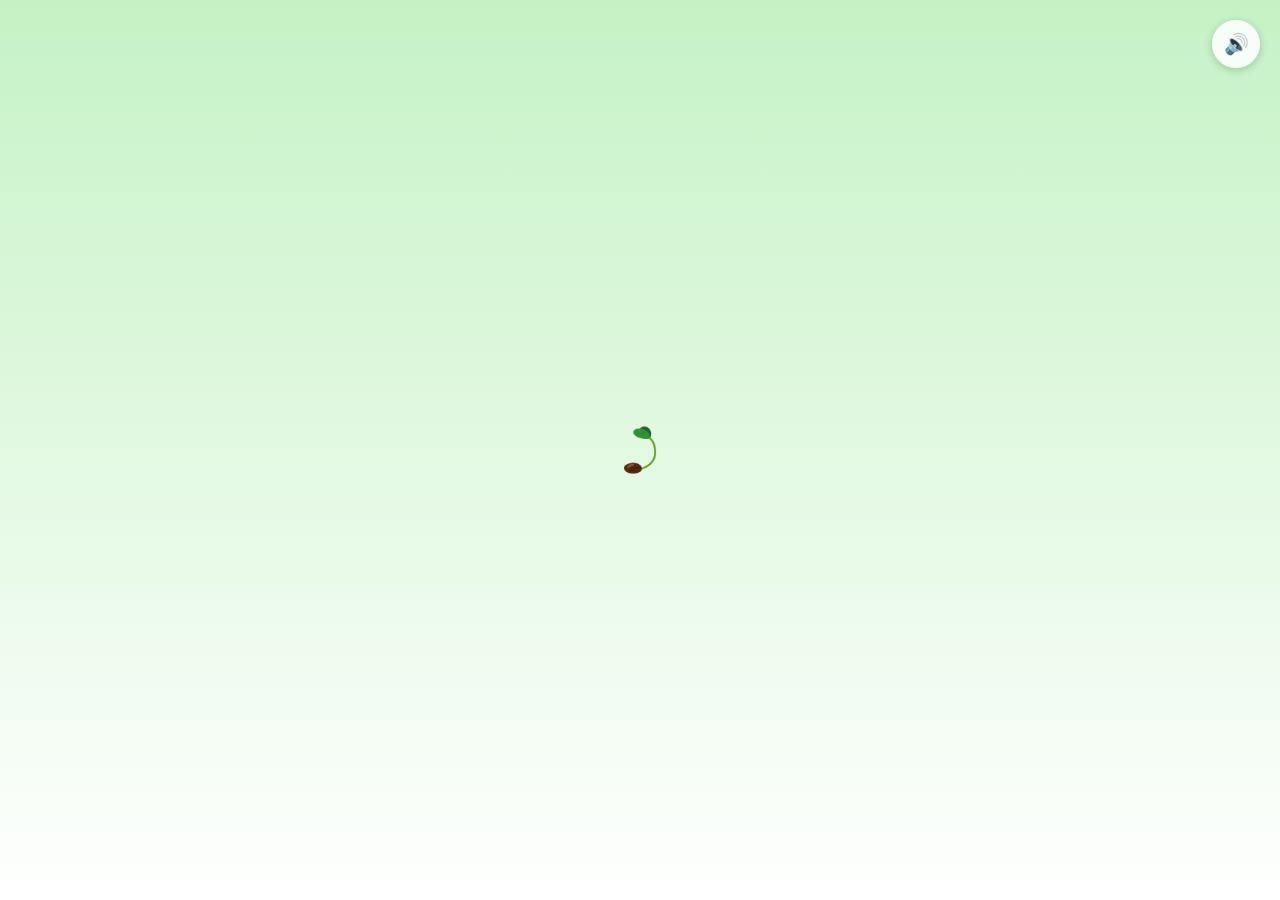
<file: thử.html>
<!DOCTYPE html>
<html lang="vi">
<head>
  <meta charset="utf-8" />
  <meta name="viewport" content="width=device-width,initial-scale=1" />
  <title>Love Quiz - 12 câu</title>
  <style>
    * { box-sizing: border-box; margin:0; padding:0; font-family: "Segoe UI", Roboto, Arial, sans-serif; }
    html,body { width:100%; height:100%; overflow:hidden; }
    .quiz-container { position: relative; width: 100%; height: 100vh; background-size: cover; background-position: center; display: flex; align-items: center; justify-content: center; transition: background-image 0.8s ease; }
    .progress-bar { position: absolute; top: 22px; left: 0; width: 100%; height: 6px; background: rgba(255,255,255,0.35); border-radius: 6px; overflow: hidden; }
    .progress { height:100%; background:#1f8b57; width:0%; transition: width 400ms ease; }
    .question-box { position: relative; z-index: 2; width: min(880px, 86%); padding: 28px; border-radius: 18px; background: rgba(11, 88, 49, 0.72); color: white; text-align: center; backdrop-filter: blur(6px); box-shadow: 0 6px 18px rgba(0,0,0,0.18); transition: opacity 300ms ease, transform 300ms ease; }
    .question { font-size: 22px; font-weight:700; line-height:1.25; margin-bottom:18px; }
    .answers { display:flex; flex-direction:column; gap:12px; margin-top:6px; }
    .answers button { background: rgba(255,255,255,0.95); color: #222; border: none; padding: 12px 16px; border-radius: 12px; font-size: 16px; cursor: pointer; box-shadow: 0 2px 6px rgba(0,0,0,0.08); transition: transform 160ms ease, background 160ms; text-align: left; }
    .answers button:hover { transform: translateY(-3px); background: #e7f6eb; }
    .answers button:active { transform: translateY(0); }
    .loading-overlay { position: absolute; inset: 0; z-index: 30; display:flex; align-items:center; justify-content:center; background: linear-gradient(to bottom, #c5f2c5, #fff); opacity:0; transition: opacity 300ms ease; pointer-events: none; height: 100%; }
    .loading-overlay.show { opacity:1; pointer-events:auto; }
    .seed { width: 50px; height: auto; animation: spinGrow 3s ease-in-out forwards; }
    @keyframes spinGrow { 0% { transform: scale(0.8) rotate(0deg); opacity: 0; } 30% { opacity: 1; } 100% { transform: scale(1.1) rotate(360deg); opacity: 1; } }
    #endScreen { position: fixed; inset: 0; background:linear-gradient(to bottom, #e8f8e8, #fff); display: flex; flex-direction: column; justify-content: center; align-items: center; text-align: center; z-index: 999; transition: opacity .6s ease; opacity: 0; pointer-events: none; }
    #endScreen.show { opacity: 1; pointer-events: auto; }
    #endScreen h2 { font-size: 1.8rem; color: #03784f; margin-bottom: 20px; font-weight: 700; }
    #seeResultBtn { background: #03784f; color: #fff; border: none; padding: 14px 24px; border-radius: 12px; font-size: 1rem; font-weight: 700; cursor: pointer; transition: transform .2s ease, background .2s ease; }
    #seeResultBtn:hover { background: #03784f; transform: scale(1.05); }
    @media (max-width:600px) {
      .question { font-size:18px; }
      .answers button { font-size:15px; padding:10px 12px; }
    }
  </style>
</head>
<body>
  <div class="quiz-container" id="quiz">
    <div class="progress-bar"><div class="progress" id="progress"></div></div>
    <div class="question-box" id="questionBox">
      <div class="question" id="questionText"></div>
      <div class="answers" id="answerButtons"></div>
    </div>
    <div class="loading-overlay" id="loadingOverlay" aria-hidden="true">
      <img src="nảy mầm.png" alt="Chuyển cảnh" class="seed" id="seedImg">
    </div>
  </div>

  <div id="endScreen">
    <img src="wfru.png" alt="nhân vật" class="icon" style ="width: 90px; height: auto;">
    <h2>Bạn là ai trong tình duyên?</h2>
    <button id="seeResultBtn">Bấm để nhận kết quả</button>
  </div>

  <script>
    const questions = [
      { q: "Khi bạn bắt đầu thích một người, bạn sẽ:", a: ["Lùi lại một bước để thấy người ấy rõ hơn","Đợi chờ và manifest tín hiệu của đối phương","Ngay lập tức chủ động làm quen","Up story, up note thu hút sự chú ý của đối phương"], bg:"images/background1.png" },
      { q: "Bạn nghĩ về tình yêu như thế nào?", a:["Tình yêu là cần thời gian vun đắp, mưa dầm thấm lâu","Tình yêu là sự lựa chọn, không phải điều bắt buộc","Không có quan niệm cụ thể về tình yêu","Tình yêu là định mệnh ta sinh ra dành cho nhau"], bg:"images/background1.png" },
      { q: "Điều gì ở crush khiến bạn bị thu hút nhất?", a:["Cách nói chuyện và mindset","Ánh mắt và cử chỉ","Nụ cười và sự ngọt ngào","Sự tự tin và năng lượng"], bg:"images/background1.png" },
      { q: "Khi người yêu bạn stress, bạn sẽ làm gì để giúp đỡ bạn ấy?", a:["Phân tích và cố gắng đưa ra lời khuyên hữu ích giúp người yêu","Dành cho họ không gian riêng để bình tĩnh và giải quyết vấn đề của họ","Pha trò vui, tạo tiếng cười nhằm kéo mood người yêu lên","Ôm họ vào lòng, an ủi bằng những lời động viên tâm tình"], bg:"images/background2.png" },
      { q: "Bạn thích thể hiện tình cảm qua ngôn ngữ tình yêu nào?", a:["Dành cho đối phương nhiều thời gian bên nhau","Lên kế hoạch cho những buổi hẹn hò lãng mạn và tặng quà bất ngờ cho đối phương","Hành động quan tâm, chăm sóc đối phương tỉ mỉ, chân tình","Nhắn gửi những lời ngọt ngào, dễ thương"], bg:"images/background2.png" },
      { q: "Điều khiến bạn yên tâm nhất trong tình yêu?", a:["Một mối quan hệ ổn định, có định hướng rõ ràng cho tương lai","Cùng nhau khám phá, trải nghiệm những điều mới mẻ và khác biệt","Cảm giác được thấu hiểu và lắng nghe thật sự từ đối phương","Luôn được quan tâm, hỏi han và cảm nhận sự yêu thương mỗi ngày"], bg:"images/background2.png" },
      { q: "Bạn cảm nhận vai trò của bạn thường là:", a:["Người cân bằng, vừa cương vừa nhu, giữ sự hài hòa cho mối tình"," Người luôn lắng nghe, thấu hiểu đối phương","Người luôn tìm kiếm các hoạt động bonding mới, tạo thêm kỉ niệm đáng nhớ giữa 2 người","Người truyền năng lượng tích cực, vui vẻ cho đối phương"], bg:"images/background3.png" },
      { q: "Khi mối quan hệ có mâu thuẫn, tranh cãi, bạn sẽ là gì?", a:["Phân tích cho đối phương vấn đề dưới góc nhìn của bạn một cách logic","Giữ im lặng, đợi chờ đối phương mở lời trước","Nói thẳng hết suy nghĩ, cảm xúc ngay lập tức","Đùa giỡn cho không khí hạ nhiệt, hai người bình tĩnh hơn rồi nói chuyện"], bg:"images/background3.png" },
      { q: "Bạn ngưỡng mộ chuyện tình như thế nào nhất?", a:["Mối tình bền lâu 10 năm, 20 năm... đến đầu bạc răng long","Chuyện tình sâu lắng, say đắm, nhiều cảm xúc","Chuyện tình nồng nhiệt, cháy bỏng như cả thế giới chỉ có đôi mình","Mối tình mà cả hai người cùng nhau trưởng thành, cùng khám phá thế giới"], bg:"images/background3.png" },
      { q: "Điều quan trọng nhất với bạn để xây dựng mối tình là", a:["Sự đồng hành","Niềm vui và sự mới mẻ","Chia sẻ mọi điều"," Sự tin tưởng"], bg:"images/background4.png" },
      { q: "Khi tình yêu đã bền vững, bạn thường:", a:["Không làm gì xa lạ, giữ mối quan hệ ổn định, êm đềm như mái ấm an toàn","Chia sẻ, deeptalk để kết nối tâm hồn ngày càng bền chặt","Duy trì ngọt ngào, lãng mạn như thuở mới quen","Tìm và tạo bất ngờ, niềm vui, làm mới tình yêu mỗi ngày"], bg:"images/background4.png" },
      { q: "Nếu bạn nhận thấy giữa 2 người có khoảng cách, bạn sẽ:", a:["Thẳng thắn nói chuyện, tìm hiểu nguyên nhân để giải quyết","Tự thay đổi bản thân để phù hợp với người ấy","Dành thời gian quan tâm, chăm sóc người yêu nhiều hơn","Gợi chuyện vui, chuyện mới để thu hẹp sự xa cách"], bg:"images/background4.png" }
    ];

    const quiz=document.getElementById('quiz'),
          questionBox=document.getElementById('questionBox'),
          questionText=document.getElementById('questionText'),
          answerButtons=document.getElementById('answerButtons'),
          progressBar=document.getElementById('progress'),
          loadingOverlay=document.getElementById('loadingOverlay'),
          seedImg=document.getElementById('seedImg'),
          endScreen=document.getElementById('endScreen'),
          seeResultBtn=document.getElementById('seeResultBtn');
    let index=0;const TOTAL=questions.length;const answers=[];
    const TRANSITION_IMAGES={0:"nảy mầm.png",3:"mặt trời.png",6:"hoa.png",9:"fruit.png"};

    // 🔊 Thêm âm thanh chọn đáp án (giảm âm lượng)
    const selectSound = new Audio("click.mp3");
    selectSound.volume = 0.10; // 

    function preloadImage(url){const img=new Image();img.src=url;}
    function showQuestion(i){
      const item=questions[i];
      quiz.style.backgroundImage=`url('${item.bg}')`;
      questionText.textContent=item.q;
      answerButtons.innerHTML='';
      item.a.forEach((txt,idx)=>{
        const b=document.createElement('button');
        b.textContent=txt;
        b.onclick=()=>{
          selectSound.currentTime = 0;
          selectSound.play(); 
          answers.push(idx);
          Array.from(answerButtons.children).forEach(el=>el.disabled=true);
          next();
        };
        answerButtons.appendChild(b);
      });
      progressBar.style.width=`${((i+1)/TOTAL)*100}%`;
      if(questions[i+1])preloadImage(questions[i+1].bg);
    }
    function showSprout(callback,imgSrc,nextBg=null){if(nextBg)quiz.style.backgroundImage=`url('${nextBg}')`;seedImg.src=imgSrc;seedImg.style.animation="none";void seedImg.offsetWidth;seedImg.style.animation="spinGrow 3s ease-in-out forwards";loadingOverlay.classList.add('show');setTimeout(()=>{loadingOverlay.classList.remove('show');callback();},3500);}
    function next(){index++;if(index>=TOTAL)return showEnd();const nextBg=questions[index].bg;if(TRANSITION_IMAGES[index])showSprout(()=>showQuestion(index),TRANSITION_IMAGES[index],nextBg);else showQuestion(index);}
    function getResultFromAnswers(){const fruits=["mangosteen","rambutan","pomegranate","lemon","blueberry","pineapple","strawberry","kiwi"];const answerStr=answers.join('');let hash=0;for(let i=0;i<answerStr.length;i++){hash=(hash*31+answerStr.charCodeAt(i))%1000000007;}return fruits[hash%fruits.length];}
    function showEnd(){quiz.style.backgroundImage=`url('images/20.jpg')`;questionBox.style.display="none";progressBar.style.width='100%';setTimeout(()=>{endScreen.classList.add('show');},600);}
    seeResultBtn.onclick=()=>{const resultType=getResultFromAnswers();window.location.href=`kết quả.html?type=${resultType}`;};
    preloadImage(questions[0].bg);showSprout(()=>showQuestion(index),"nảy mầm.png",questions[0].bg);
  </script>

  <!-- 🎵 Nhạc nền tự động -->
  <audio id="bgMusic" src="piano.mp3" loop preload="auto" autoplay></audio>
  <button id="soundToggle" title="Tắt/Bật âm thanh"
    style="position:fixed;top:20px;right:20px;z-index:2000;width:48px;height:48px;
           border:none;border-radius:50%;background:rgba(255,255,255,0.85);
           box-shadow:0 2px 8px rgba(0,0,0,0.2);cursor:pointer;font-size:20px;">🔊</button>
  <script>
    const bgMusic=document.getElementById("bgMusic");
    const soundToggle=document.getElementById("soundToggle");
    let isPlaying=true;
    bgMusic.volume=0.05;
    window.addEventListener("load",()=>{bgMusic.play().catch(()=>{document.addEventListener("click",()=>bgMusic.play(),{once:true});});});
    soundToggle.addEventListener("click",()=>{if(isPlaying){fadeVolume(bgMusic,0,400,()=>bgMusic.pause());soundToggle.textContent="🔇";}else{bgMusic.play().then(()=>fadeVolume(bgMusic,0.25,800));soundToggle.textContent="🔊";}isPlaying=!isPlaying;});
    function fadeVolume(audio,target,duration,onDone){const step=(target-audio.volume)/(duration/50);
      const timer=setInterval(()=>{audio.volume=Math.max(0,Math.min(1,audio.volume+step));
        if((step>0&&audio.volume>=target)||(step<0&&audio.volume<=target)){clearInterval(timer);
          audio.volume=target;if(onDone)onDone();}},50);}
  </script>
</body>
</html>
</file>
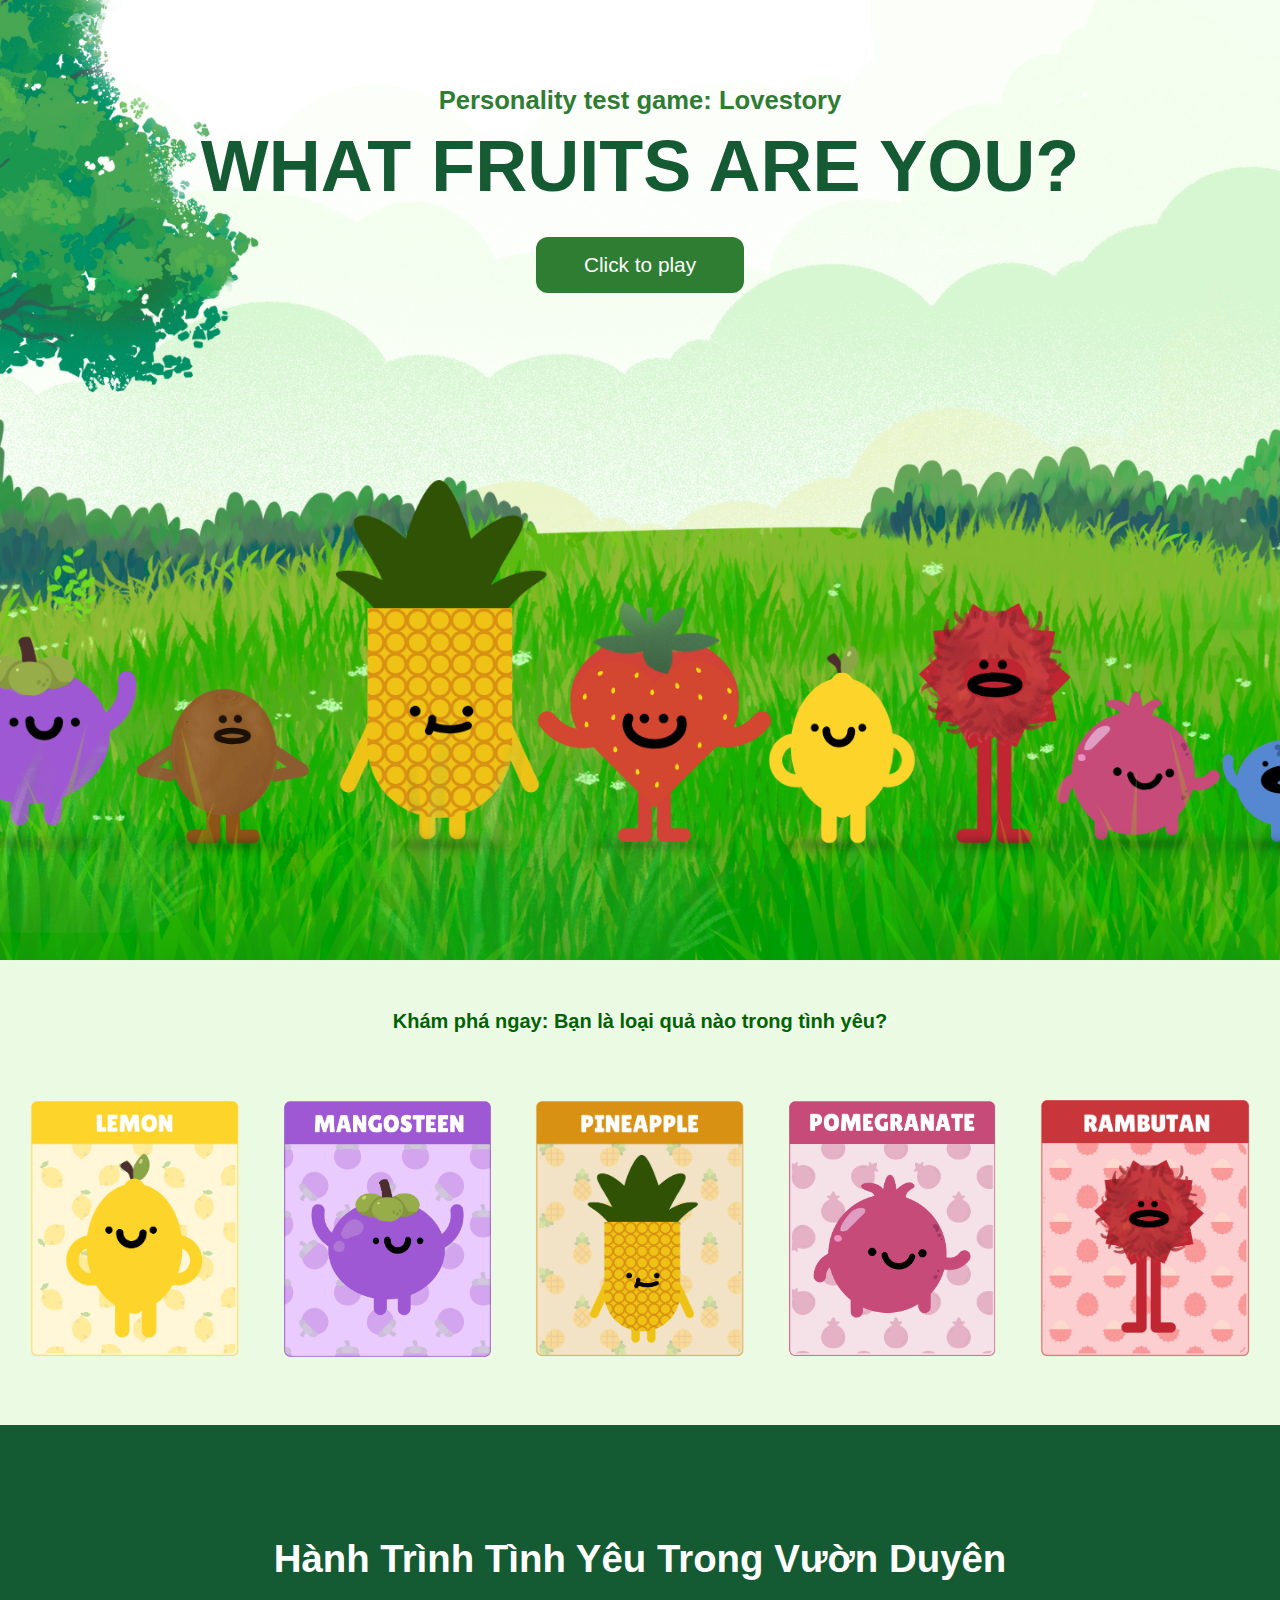
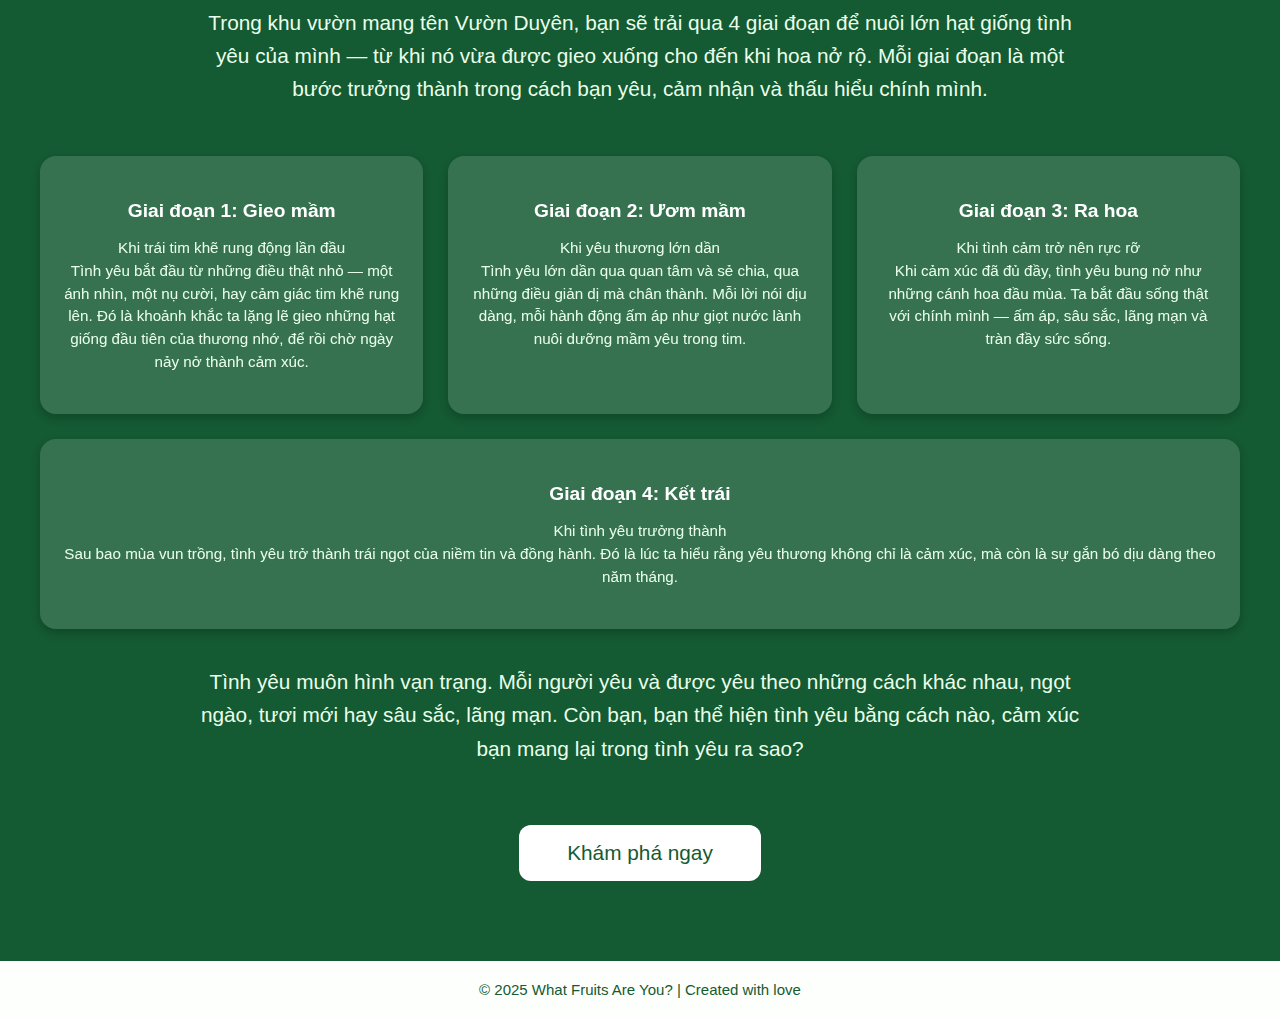
<file: trangchu.html>
<!DOCTYPE html>
<html lang="en">
<head>
  <meta charset="UTF-8">
  <meta name="viewport" content="width=device-width, initial-scale=1.0">
  <title>What Fruits Are You?</title>
  <style>
    :root {
      --green-dark: #145a32;
      --green-medium: #2e7d32;
      --green-light: #66bb6a;
    }

    body {
      margin: 0;
      font-family: 'Poppins', sans-serif;
      background-color: #eafae3;
      text-align: center;
      color: var(--green-dark);
      overflow-x: hidden;
    }

    header {
      position: relative;
      background: url('image/vuon_background.png') center center no-repeat;
      background-size: cover;
      width: 100%;
      height: 100vh;
      display: flex;
      flex-direction: column;
      justify-content: flex-start;
      align-items: center;
      padding-top: 60px;
    }

    header::after {
      content: '';
      position: absolute;
      top: 0;
      left: 0;
      width: 100%;
      height: 100%;
      background-color: transparent;
      z-index: 1;
    }

    header h1, header p, header a {
      position: relative;
      z-index: 2;
    }

    header p {
      font-size: clamp(1.1rem, 2vw, 1.8rem);
      font-weight: 600;
      color: var(--green-medium);
      text-shadow: 2px 2px 6px rgba(255,255,255,0.9);
      margin-bottom: 5px;
    }

    header h1 {
      font-size: clamp(2rem, 6vw, 4.5rem);
      color: var(--green-dark);
      margin-top: 5px;
      margin-bottom: 20px;
      text-shadow: 2px 2px 6px rgba(255,255,255,0.8);
    }

    .cta-button {
      display: inline-block;
      background-color: var(--green-medium);
      color: white;
      padding: clamp(10px, 2vw, 16px) clamp(24px, 5vw, 48px);
      font-size: clamp(0.9rem, 2vw, 1.3rem);
      border-radius: 12px;
      text-decoration: none;
      margin-top: 10px;
      transition: background-color 0.3s ease, transform 0.2s ease;
    }

    .cta-button:hover {
      background-color: #43a047;
      transform: scale(1.05);
    }

    /* 🍎 Carousel */
    .fruit-carousel {
      overflow: hidden;
      position: relative;
      width: 100%;
      background-color: transparent;
      padding: 60px 0;
      display: flex;
      justify-content: center;
      align-items: center;
    }
    .carousel-title {
  font-size: 20px;
  font-weight: 700;
  color: darkgreen;
  margin-top: 50px;
  margin-bottom: 0px;
  text-shadow: 1px 1px 4px rgba(255, 255, 255, 0.8);
}

    .fruit-track {
      display: flex;
      gap: 35px;
      animation: scrollFruit 24s linear infinite;
      width: max-content;
    }

    .fruit-track img {
      width: clamp(140px, 17vw, 230px); 
      height: auto;
      border-radius: 15px;
      transition: none; 
      cursor: default;  
    }

 
    .fruit-track img:hover {
      transform: none;
      box-shadow: none;
    }

    /* Khi người dùng hover vào carousel, không dừng animation */
    .fruit-carousel:hover .fruit-track {
      animation-play-state: running;
    }

    @keyframes scrollFruit {
      from { transform: translateX(0); }
      to { transform: translateX(-50%); }
    }

    @media (max-width: 768px) {
      header {
        height: 100vh;
        background-size: cover;
        background-position: center;
        padding-top: 40px;
      }

      header h1 {
        font-size: clamp(1.5rem, 10vw, 4rem);
        line-height: 50px;
      }

      header p {
        font-size: clamp(1.5rem, 5vw, 2.8em);
      }

      .cta-button {
        font-size: clamp(1.8rem, 4vw, 2rem);
        margin-top: 30px;
        padding: 10px 28px;
      }
    }

    /* 🌿 Love Journey Section */
.love-summary {
  background-color: var(--green-dark);
  color: #fff;
  width: 100%;
  padding: 80px 0;
}

.love-wrapper {
  max-width: 1200px;
  margin: 0 auto;
  padding: 0 40px;
  text-align: center;
}

.love-summary h2 {
  font-size: clamp(1.8rem, 3vw, 2.6rem);
  color: #fff;
  margin-bottom: 25px;
}

.love-summary .intro {
  font-size: clamp(1rem, 2vw, 1.3rem);
  line-height: 1.6;
  max-width: 900px;
  margin: 0 auto 50px;
  color: #eaffea;
}

.journey-container {
  display: flex;
  justify-content: space-between;
  flex-wrap: wrap;
  gap: 25px;
}

.stage {
  flex: 1 1 calc(25% - 25px);
  background-color: rgba(255, 255, 255, 0.15);
  border-radius: 16px;
  padding: 25px 20px;
  box-shadow: 0 4px 10px rgba(0,0,0,0.2);
  backdrop-filter: blur(4px);
  transition: transform 0.3s ease, background-color 0.3s ease;
}

.stage:hover {
  transform: translateY(-5px);
  background-color: rgba(255, 255, 255, 0.25);
}

.stage h3 {
  color: #fff;
  font-size: 1.2rem;
  margin-bottom: 12px;
}

.stage p {
  font-size: 0.95rem;
  color: #eaffea;
  line-height: 1.5;
}

/* CTA dưới cùng */
.cta-container {
  margin-top: 50px;
}

.cta-container .cta-button {
  background-color: white;
}

.cta-container .cta-button:hover {
  background-color:white;
}

/* Mobile */
@media (max-width: 900px) {
  .journey-container {
    flex-direction: column;
  }

  .stage {
    flex: 1 1 100%;
  }
}


    footer {
      background-color: rgba(255, 255, 255, 0.9);
      padding: 5px;
      font-size: 15px;
      color: var(--green-dark);
    }
  </style>
</head>

<body>
  <header>
    <p>Personality test game: Lovestory</p>
    <h1><strong>WHAT FRUITS ARE YOU?</strong></h1>
    <a href="mở đầu.html" class="cta-button">Click to play</a>
  </header>

    <h2 class="carousel-title"> Khám phá ngay: Bạn là loại quả nào trong tình yêu?</h2>
  <!-- 🍉 Carousel -->
  <section class="fruit-carousel">
    <div class="fruit-track">
      <img src="image/pomegranate_homepage.png" alt="Pomegranate">
      <img src="image/rambutan_homepage.png" alt="Rambutan">
      <img src="image/strawberry_homepage.png" alt="Strawberry">
      <img src="image/blueberry_homepage.png" alt="Blueberry">
      <img src="image/kiwi_homepage.png" alt="Kiwi">
      <img src="image/lemon_homepage.png" alt="Lemon">
      <img src="image/mangosteen_homepage.png" alt="Mangosteen">
      <img src="image/pineapple_homepage.png" alt="Pineapple">
      <!-- Lặp lại để hiệu ứng vô hạn -->
      <img src="image/pomegranate_homepage.png" alt="Pomegranate">
      <img src="image/rambutan_homepage.png" alt="Rambutan">
      <img src="image/strawberry_homepage.png" alt="Strawberry">
      <img src="image/blueberry_homepage.png" alt="Blueberry">
     <img src="image/kiwi_homepage.png" alt="Kiwi">
      <img src="image/lemon_homepage.png" alt="Lemon">
      <img src="image/mangosteen_homepage.png" alt="Mangosteen">
      <img src="image/pineapple_homepage.png" alt="Pineapple">
            <img src="image/pomegranate_homepage.png" alt="Pomegranate">
      <img src="image/rambutan_homepage.png" alt="Rambutan">
      <img src="image/strawberry_homepage.png" alt="Strawberry">
      <img src="image/blueberry_homepage.png" alt="Blueberry">
     <img src="image/kiwi_homepage.png" alt="Kiwi">
      <img src="image/lemon_homepage.png" alt="Lemon">
      <img src="image/mangosteen_homepage.png" alt="Mangosteen">
      <img src="image/pineapple_homepage.png" alt="Pineapple">
       <img src="image/rambutan_homepage.png" alt="Rambutan">
      <img src="image/strawberry_homepage.png" alt="Strawberry">
      <img src="image/blueberry_homepage.png" alt="Blueberry">
     <img src="image/kiwi_homepage.png" alt="Kiwi">
      <img src="image/lemon_homepage.png" alt="Lemon">
      <img src="image/mangosteen_homepage.png" alt="Mangosteen">
      <img src="image/pineapple_homepage.png" alt="Pineapple">
    </div>
  </section>

  <section class="love-summary">
  <div class="love-wrapper">
    <h2> Hành Trình Tình Yêu Trong Vườn Duyên</h2>
    <p class="intro">
      Trong khu vườn mang tên Vườn Duyên, bạn sẽ trải qua 4 giai đoạn để nuôi lớn hạt giống tình yêu của mình —
      từ khi nó vừa được gieo xuống cho đến khi hoa nở rộ. Mỗi giai đoạn là một bước trưởng thành
      trong cách bạn yêu, cảm nhận và thấu hiểu chính mình.
    </p>

    <div class="journey-container">
      <div class="stage">
        <h3> Giai đoạn 1: Gieo mầm </h3>
        <p> Khi trái tim khẽ rung động lần đầu  <br>Tình yêu bắt đầu từ những điều thật nhỏ — một ánh nhìn, một nụ cười, hay cảm giác tim khẽ rung lên.
Đó là khoảnh khắc ta lặng lẽ gieo những hạt giống đầu tiên của thương nhớ, để rồi chờ ngày nảy nở thành cảm xúc.
       </p>
      </div>

      <div class="stage">
        <h3> Giai đoạn 2: Ươm mầm </h3>
        <p> Khi yêu thương lớn dần <br> Tình yêu lớn dần qua quan tâm và sẻ chia, qua những điều giản dị mà chân thành.
Mỗi lời nói dịu dàng, mỗi hành động ấm áp như giọt nước lành nuôi dưỡng mầm yêu trong tim.</p>
      </div>

      <div class="stage">
        <h3> Giai đoạn 3: Ra hoa </h3>
        <p> Khi tình cảm trở nên rực rỡ <br> Khi cảm xúc đã đủ đầy, tình yêu bung nở như những cánh hoa đầu mùa.
Ta bắt đầu sống thật với chính mình — ấm áp, sâu sắc, lãng mạn và tràn đầy sức sống.</p>
      </div>

      <div class="stage">
        <h3> Giai đoạn 4: Kết trái</h3>
        <p> Khi tình yêu trưởng thành <br> Sau bao mùa vun trồng, tình yêu trở thành trái ngọt của niềm tin và đồng hành.
Đó là lúc ta hiểu rằng yêu thương không chỉ là cảm xúc, mà còn là sự gắn bó dịu dàng theo năm tháng.</p>
      </div>
    </div>
    <br><br>
 <p class="intro">
      Tình yêu muôn hình vạn trạng. Mỗi người yêu và được yêu theo những cách khác nhau, ngọt ngào, tươi mới hay sâu sắc, lãng mạn. Còn bạn, bạn thể hiện tình yêu bằng cách nào, cảm xúc bạn mang lại trong tình yêu ra sao? 
    </p>

    <div class="cta-container">
      <a href="mở đầu.html" class="cta-button" style="color:#145a32"> Khám phá ngay</a>
    </div>
  </div>
</section>


  <footer>
    <p>© 2025 What Fruits Are You? | Created with love </p>
  </footer>
</body>
</html>
</file>
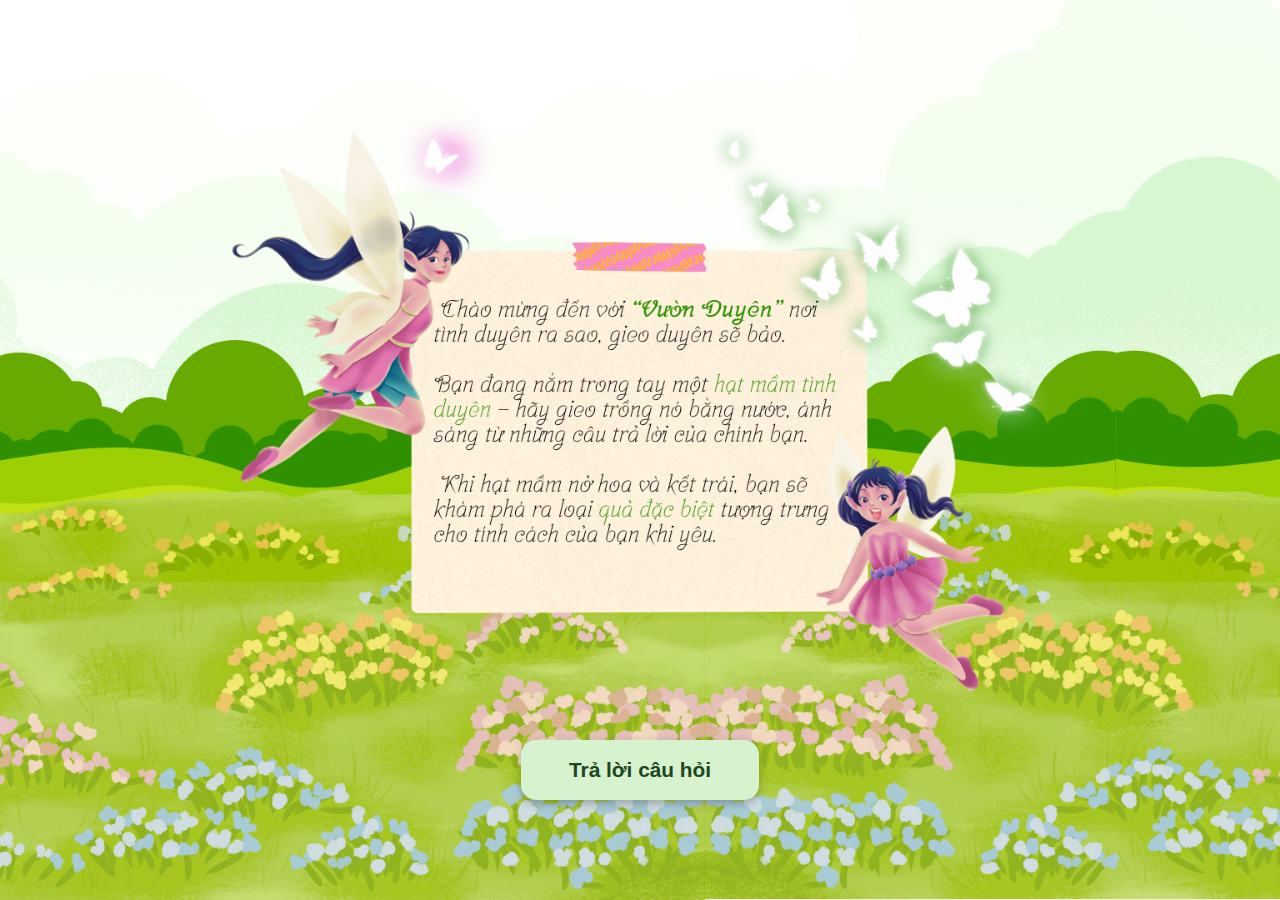
<file: ấn vào để chơi.html>
<!DOCTYPE html>
<html lang="vi">
<head>
  <meta charset="UTF-8">
  <meta name="viewport" content="width=device-width, initial-scale=1.0">
  <title>Vườn Duyên</title>
<script async src="https://www.googletagmanager.com/gtag/js?id=G-GRTTDZBH15"></script>
<script>
  window.dataLayer = window.dataLayer || [];
  function gtag(){dataLayer.push(arguments);}
  gtag('js', new Date());
  gtag('config', 'G-GRTTDZBH15');
</script>



  <style>
    * {
      margin: 0;
      padding: 0;
      box-sizing: border-box;
    }

    body {
      height: 100vh;
      width: 100vw;
      background: url("slide 3.png") center center no-repeat;
      background-size: cover;
      display: flex;
      justify-content: center;
      align-items: flex-end;
      overflow: hidden;
    }

    .enter-button {
      background-color: #d6f2cf;
      color: #1e4620;
      border: none;
      border-radius: 15px;
      padding: 18px 48px;
      font-size: clamp(1rem, 2vw, 1.3rem);
      font-weight: 600;
      margin-bottom: 100px;
      cursor: pointer;
      box-shadow: 0 4px 10px rgba(0,0,0,0.25);
      transition: all 0.3s ease;
    }

    .enter-button:hover {
      background-color: #bce8b5;
      transform: scale(1.05);
    }

    
    @media (max-width: 768px) {
      body {
        background-position: center center;
        background-size: cover;
      }

      .enter-button {
        margin-bottom: 100px;
        padding: 14px 36px;
        font-size: 1.2rem;
      }
    }
  </style>
</head>
<body>
  <button class="enter-button" onclick="location.href='câu hỏi.html'">
    Trả lời câu hỏi
  </button>

    <script>
    const answerButton = document.getElementById('answerButton');
    answerButton.addEventListener('click', function() {
      gtag('event', 'begin_game', {
        event_category: 'Game',
        event_label: 'Clicked to Start Questions'
      });
      location.href = 'câu hỏi.html';
    });
  </script>

</body>
</html>
</file>
<file: chung.css>
body {
  font-family: 'Segoe UI', sans-serif;
 background: linear-gradient(to bottom, #e8f8e8, #fff);
  display: flex;
  justify-content: center;
  align-items: center;
  height: 100vh;
  margin: 0;
}
</file>
